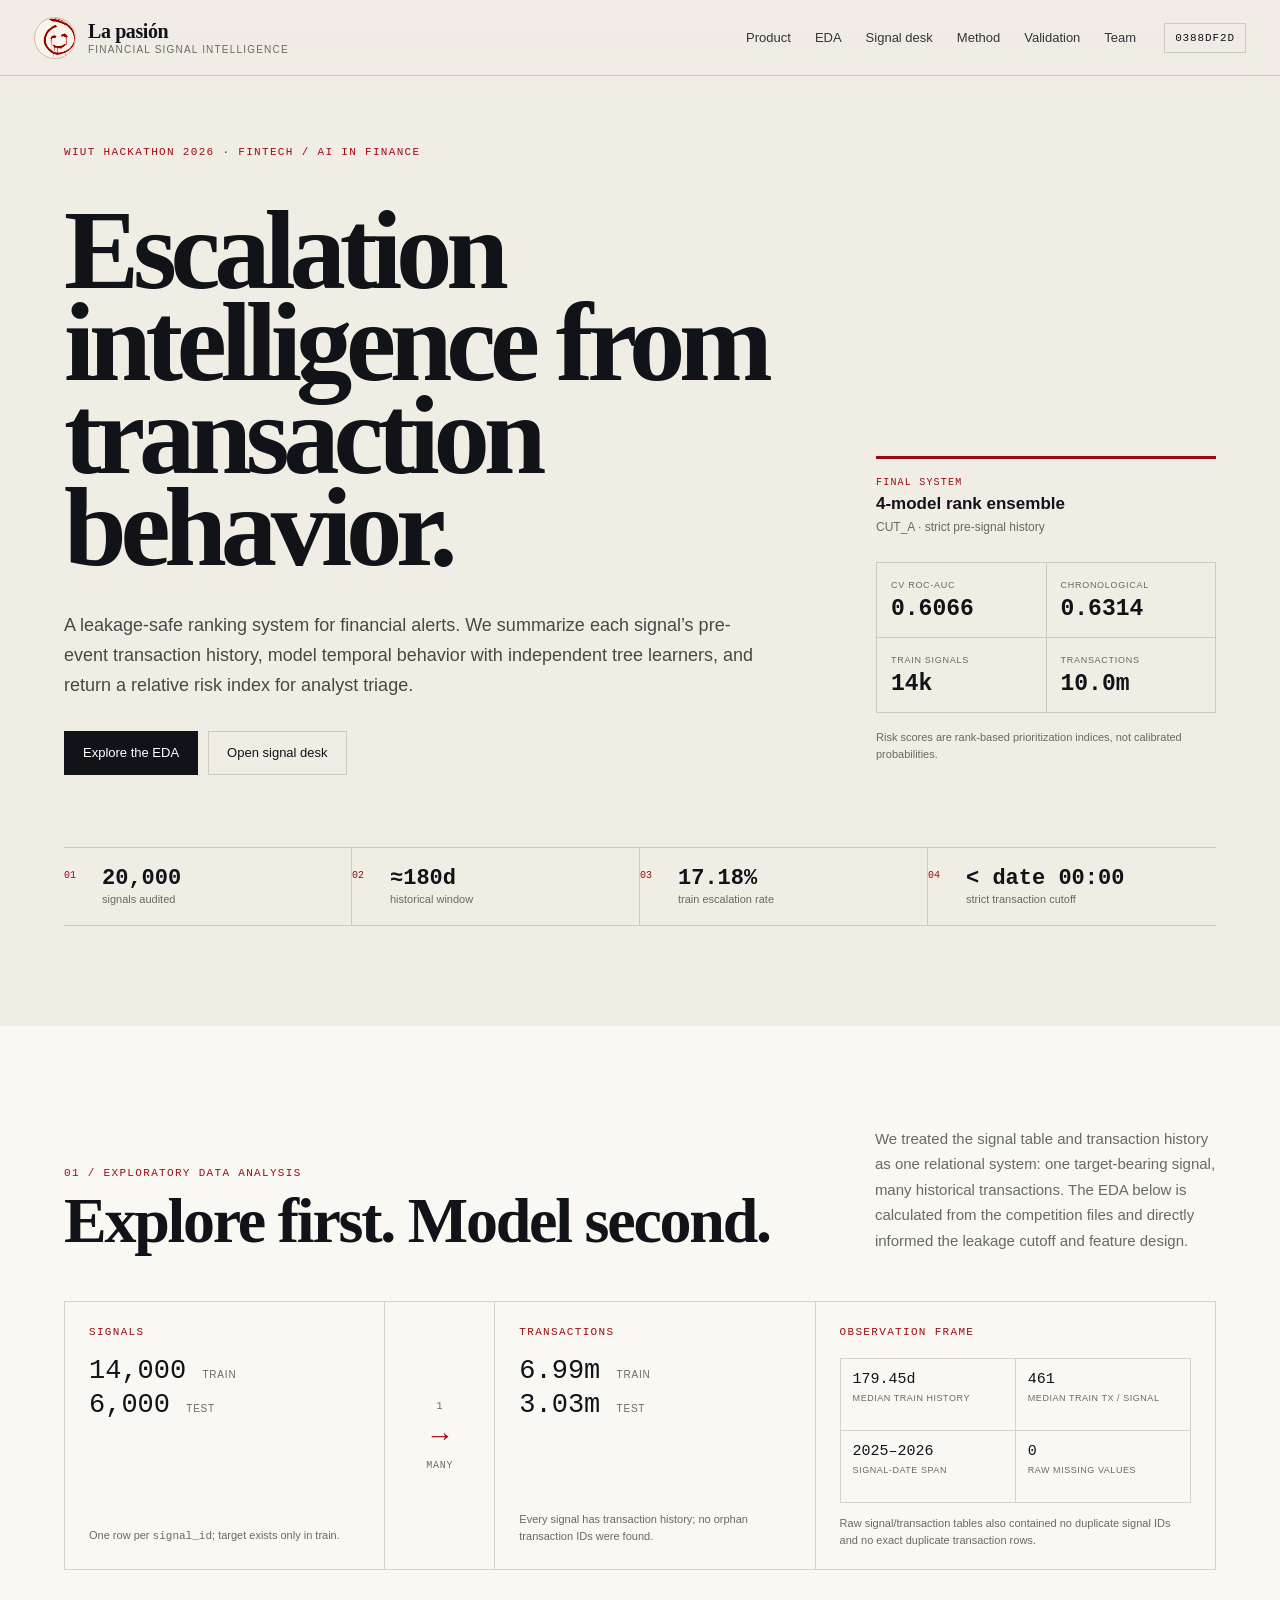
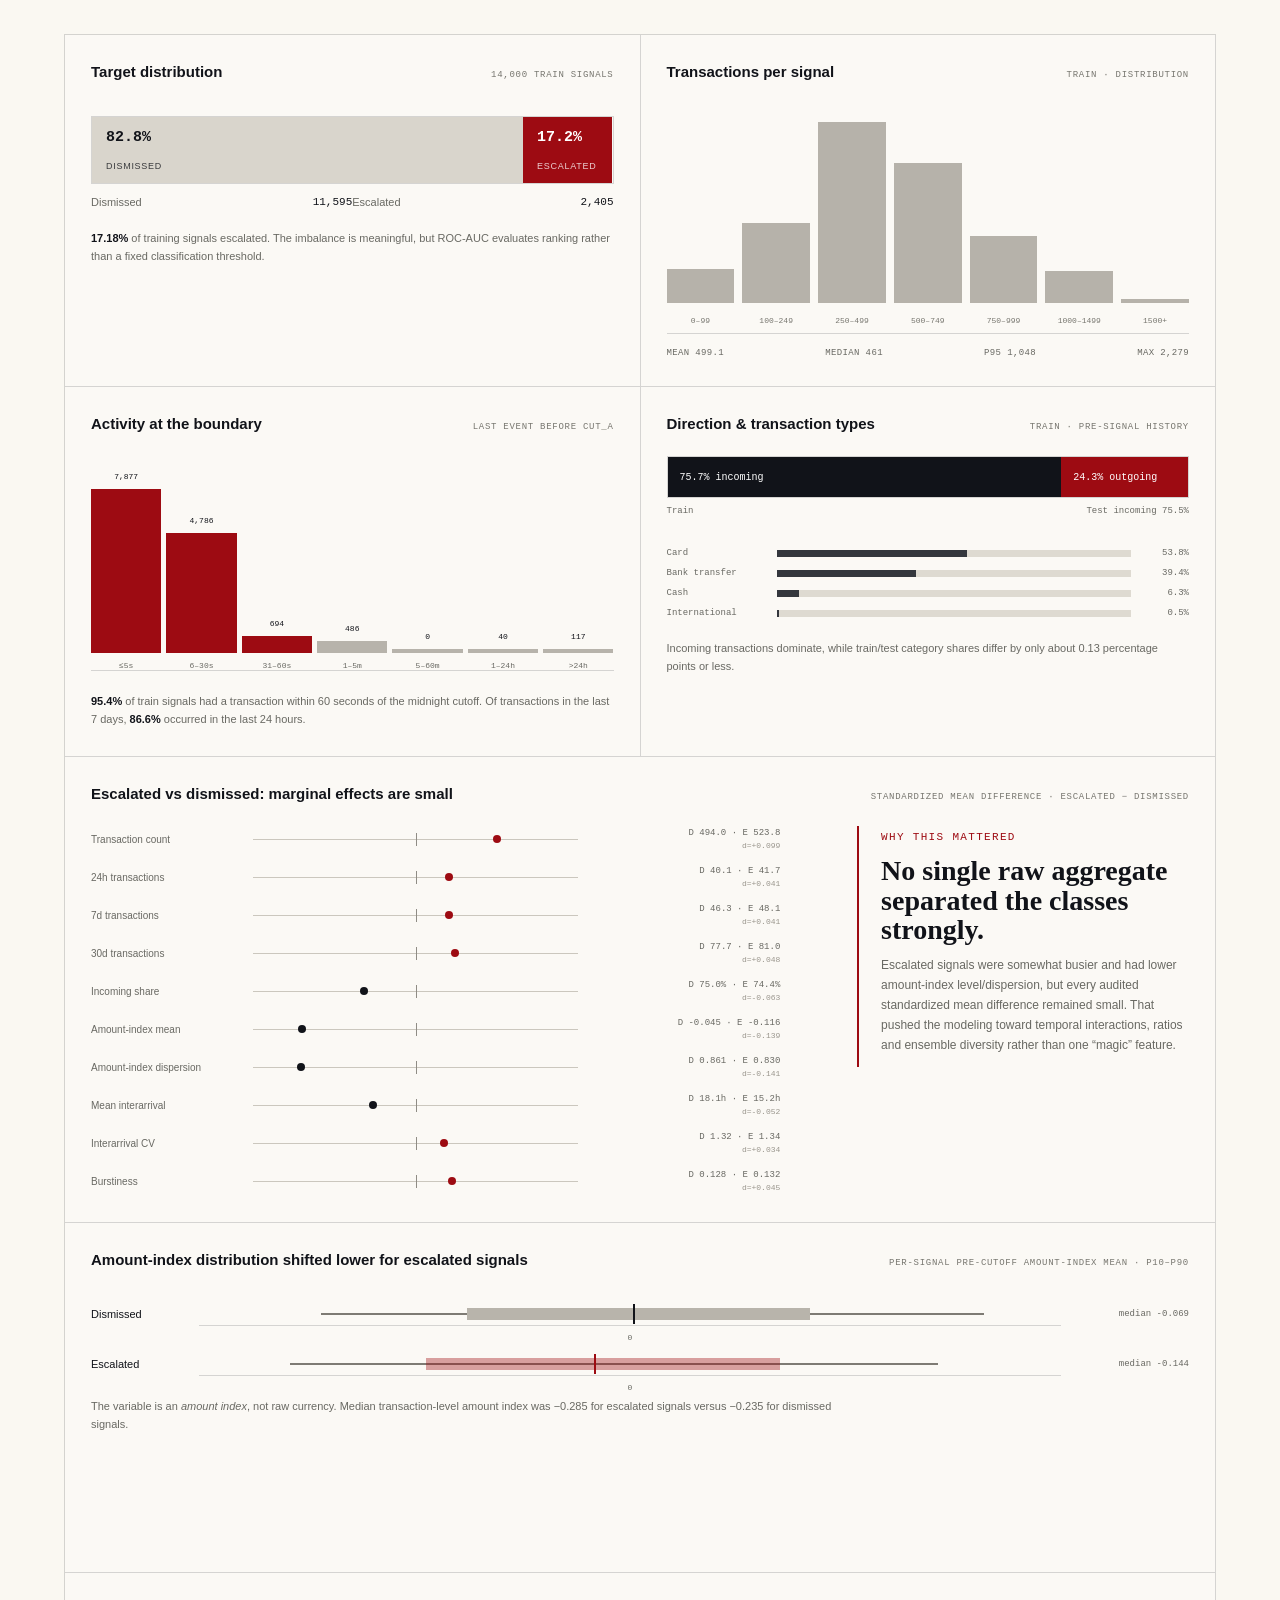
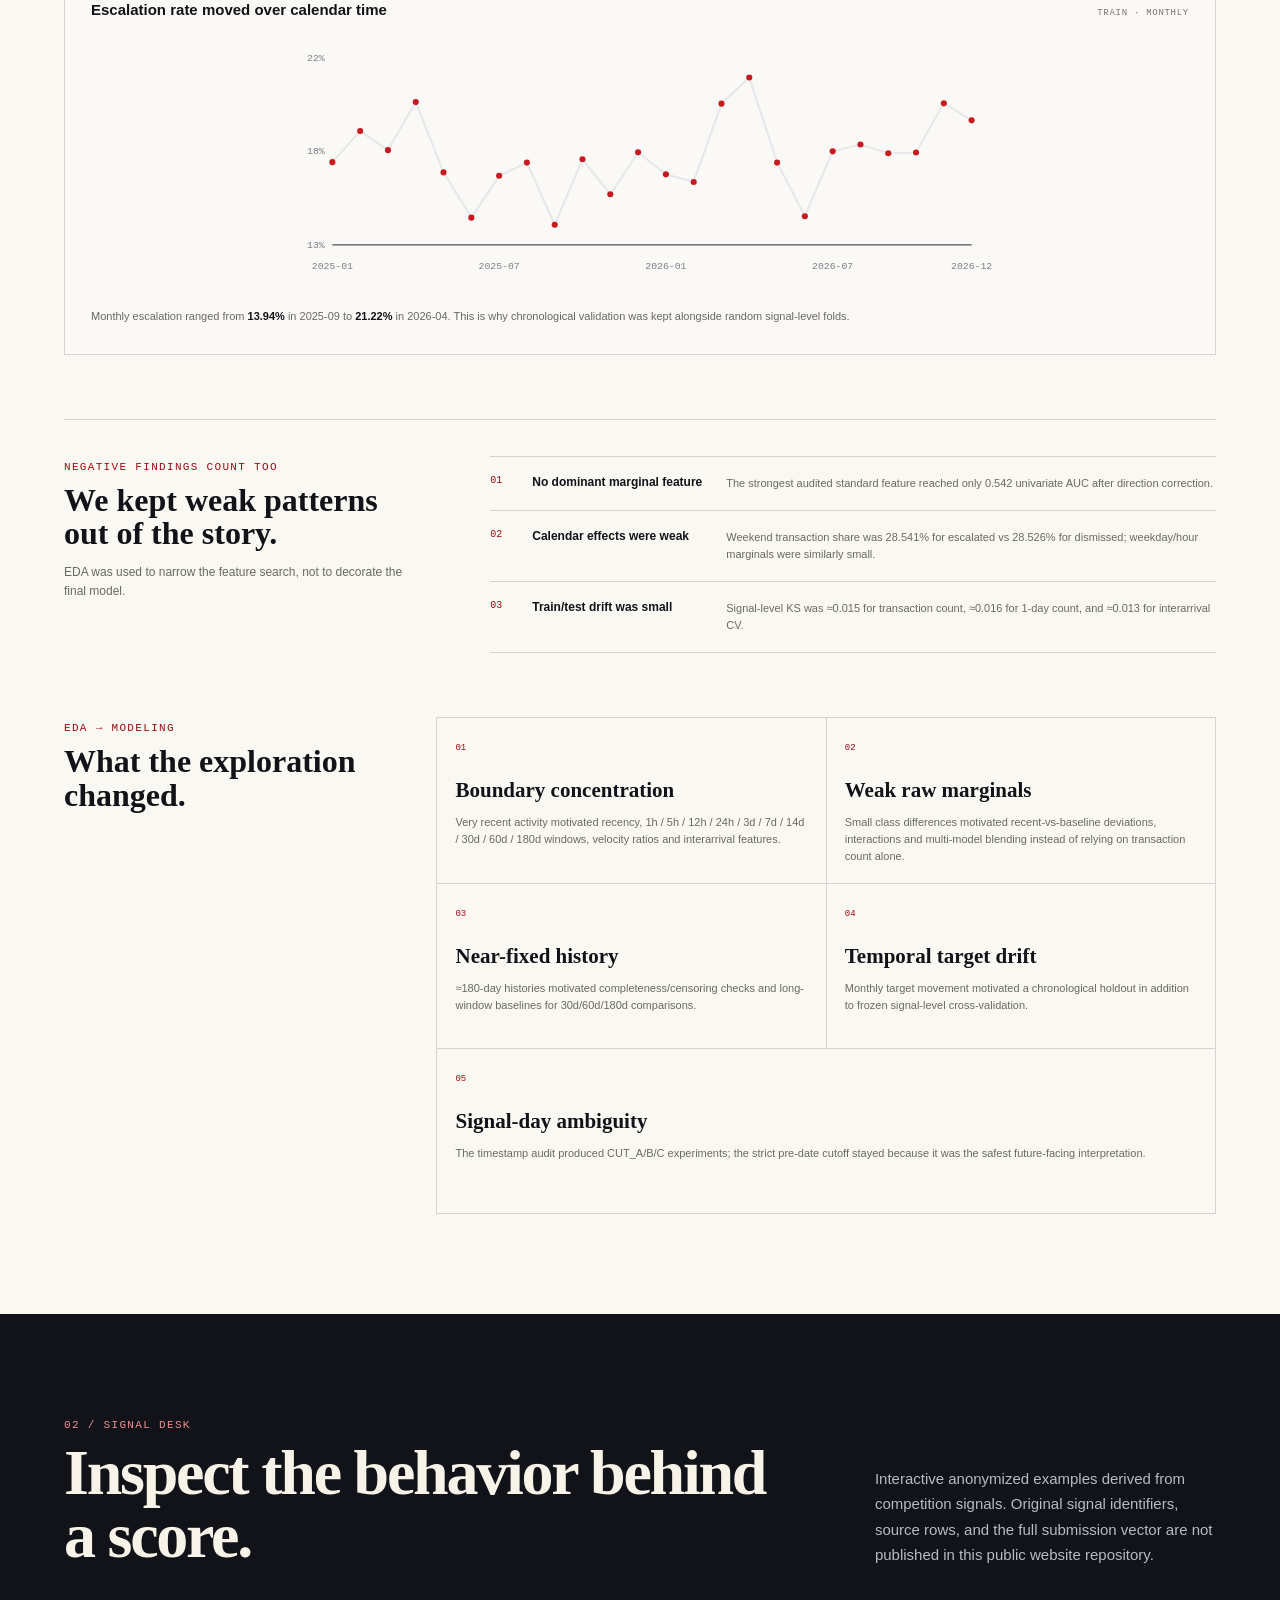
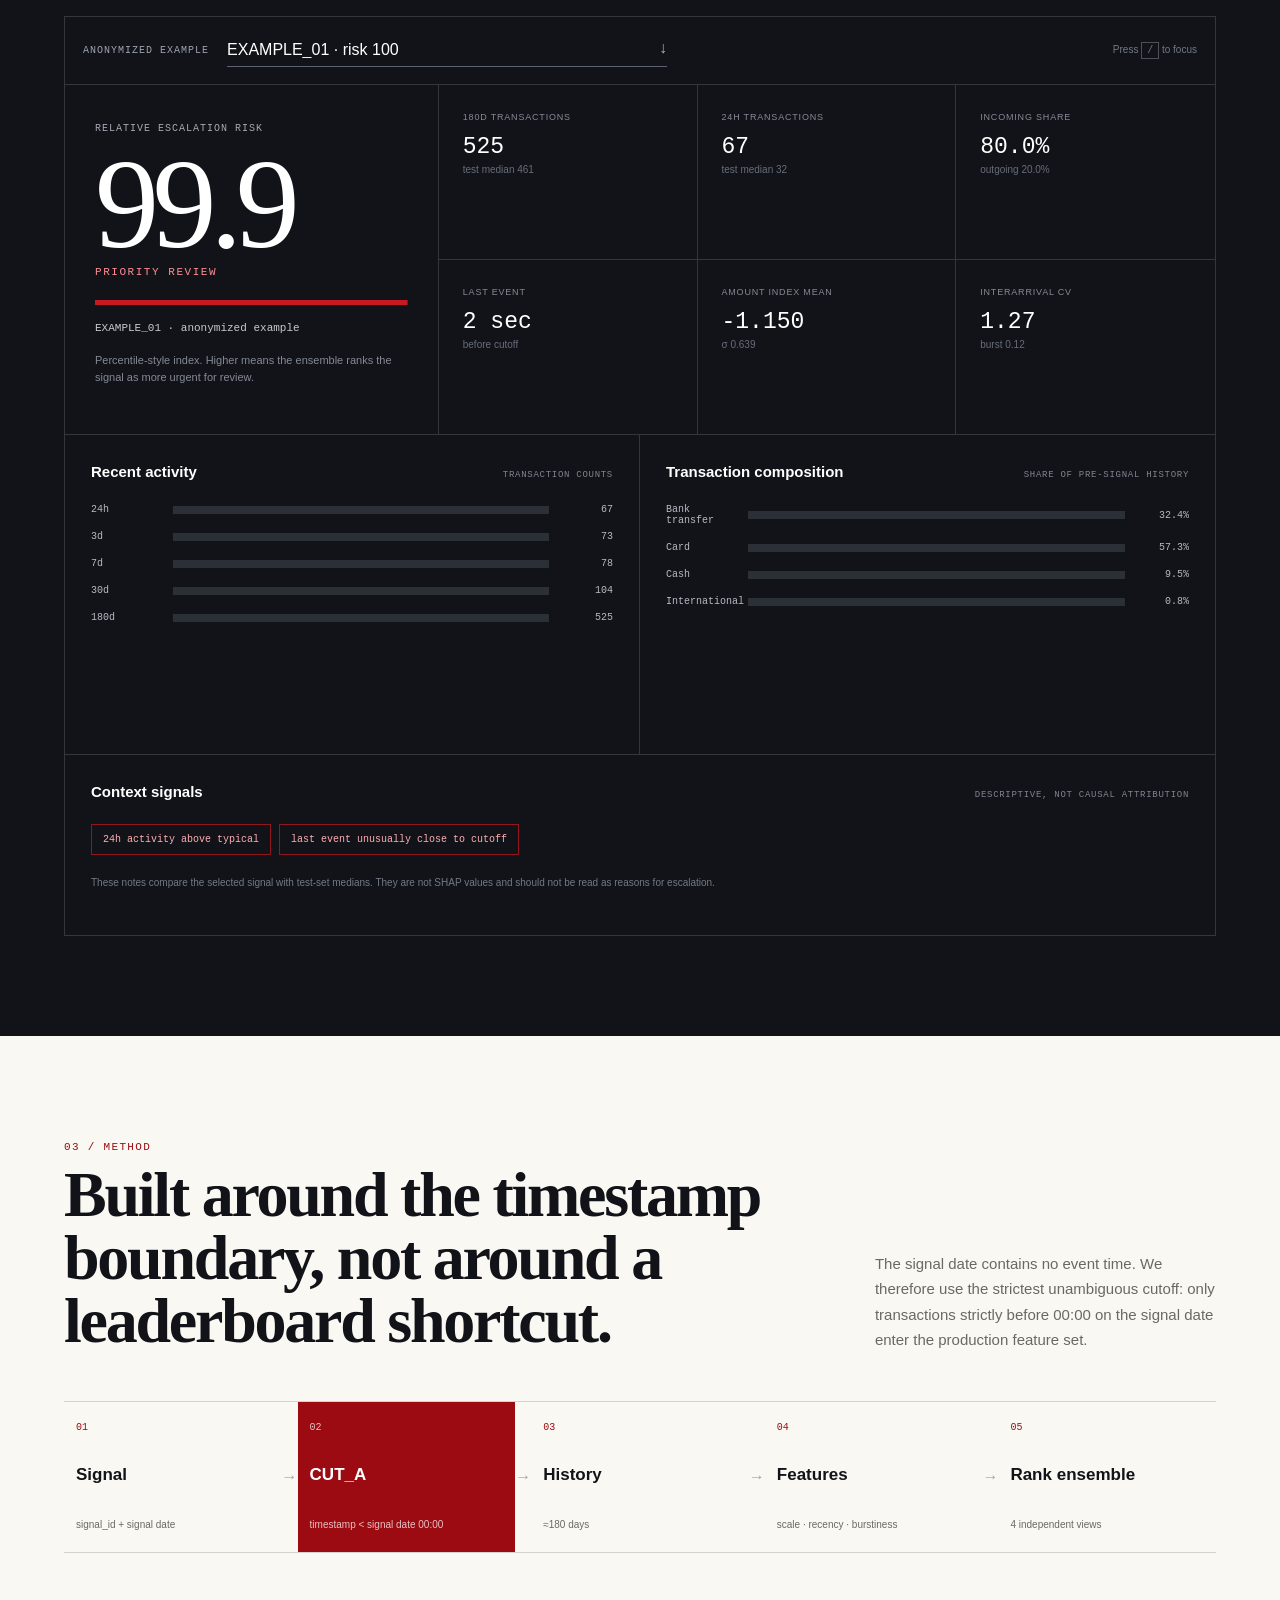
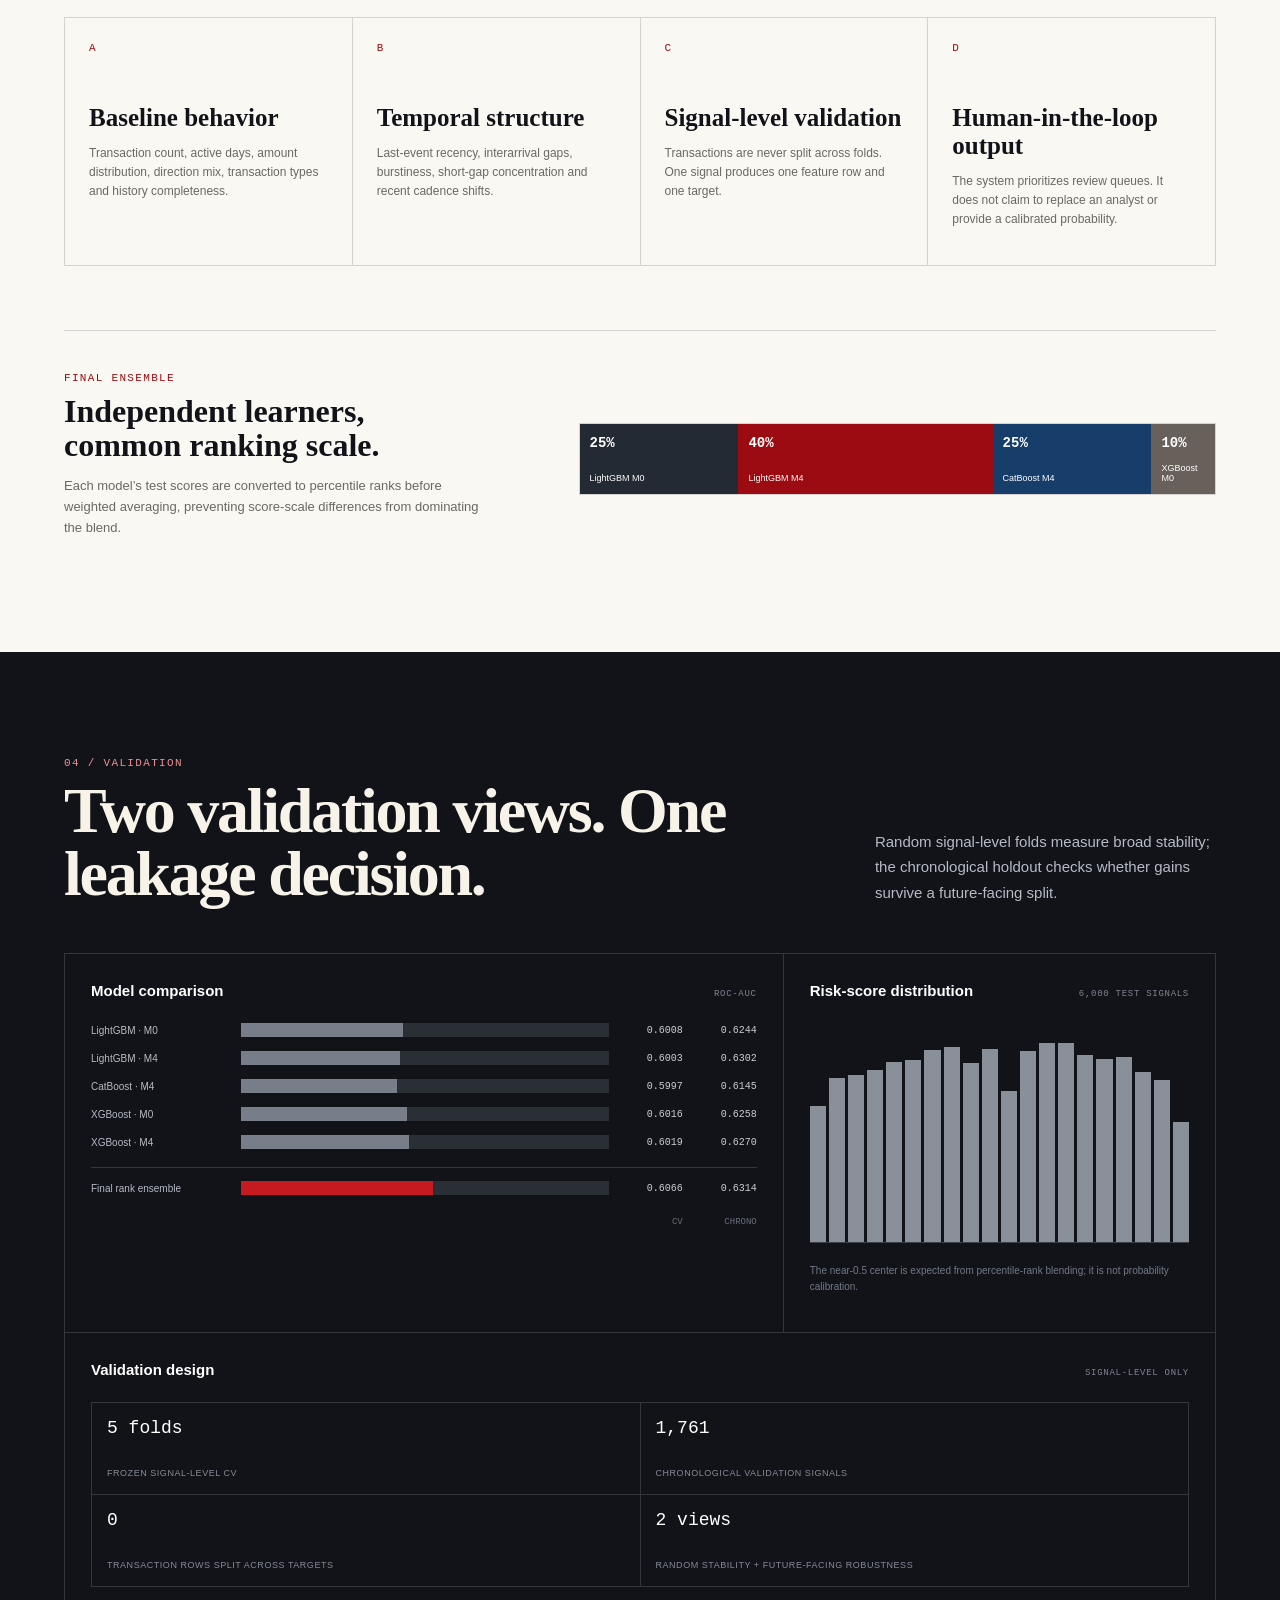
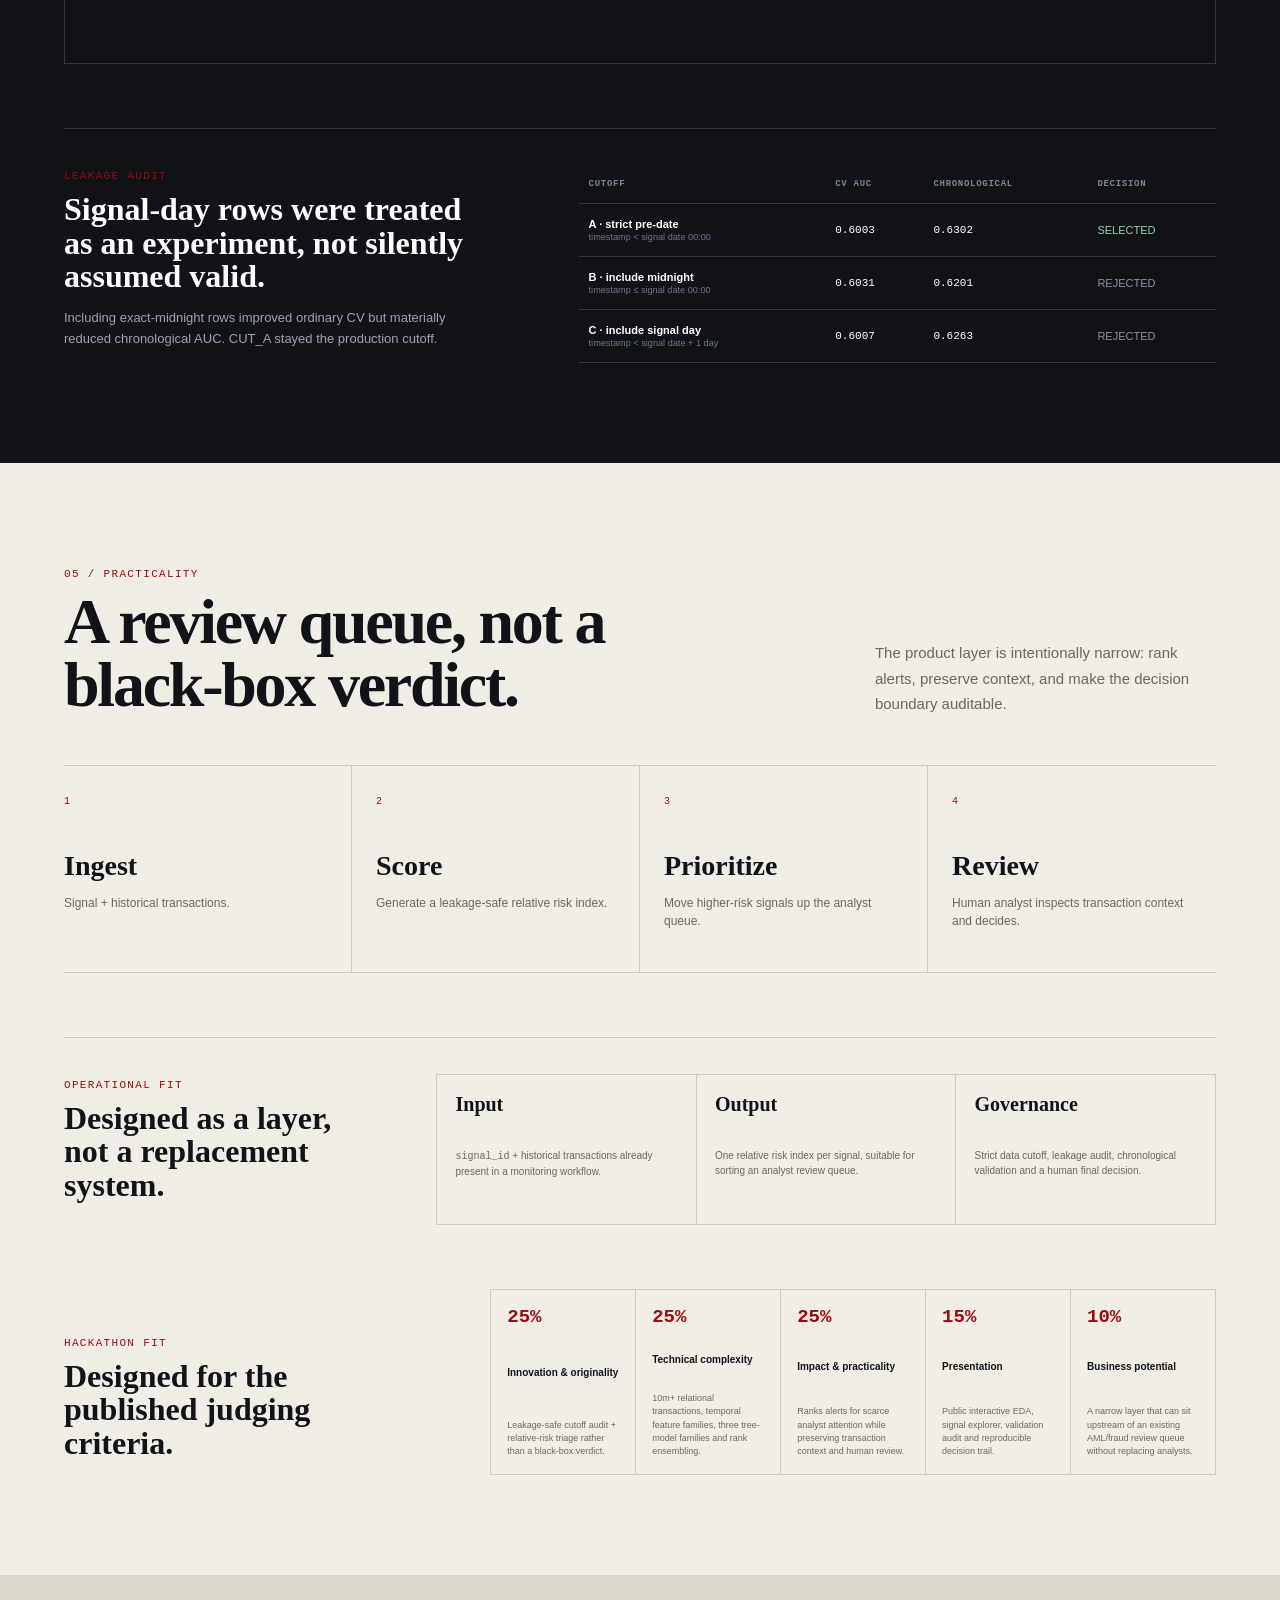
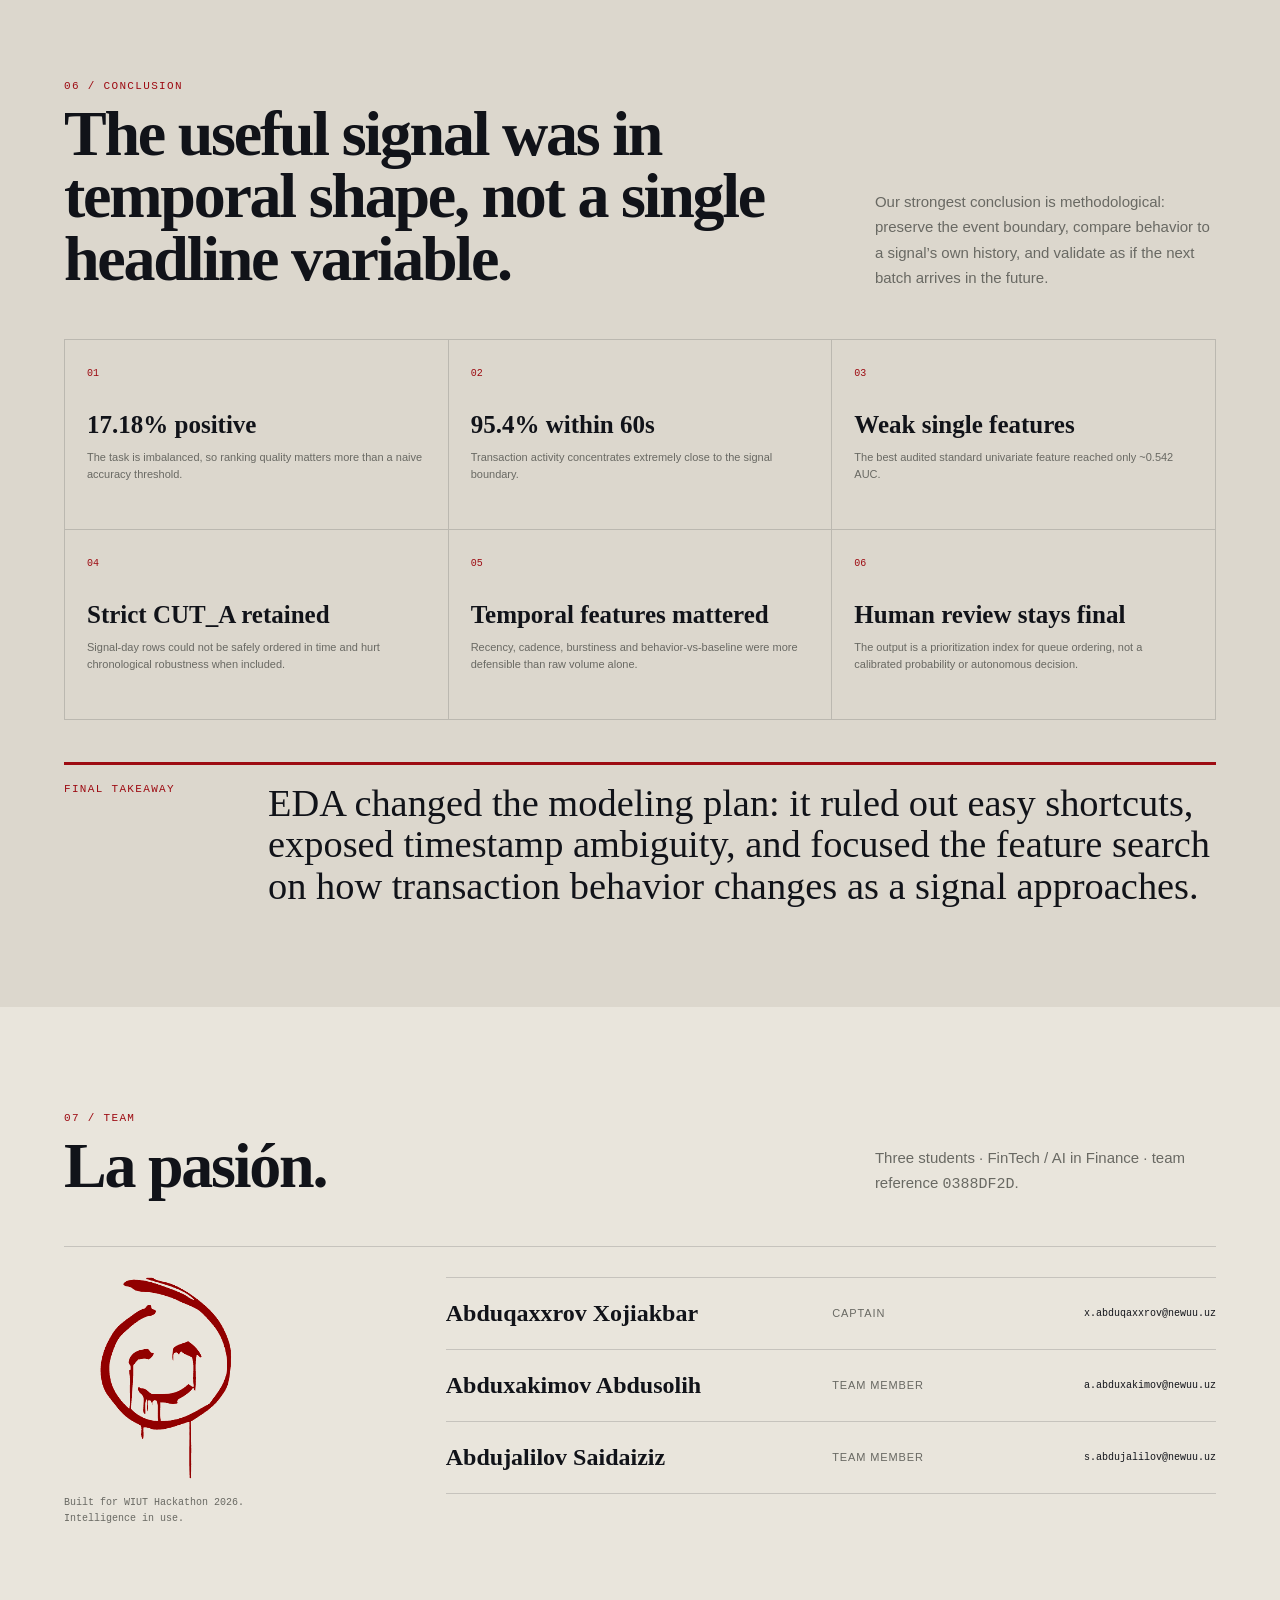
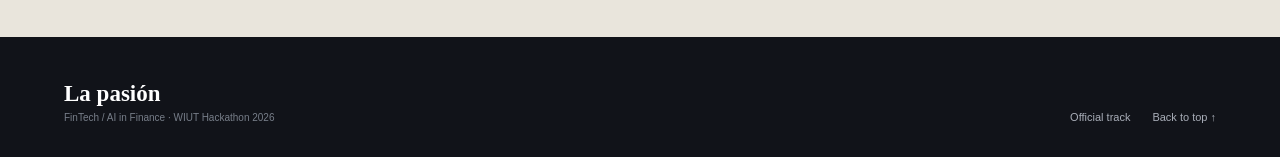
<file: index.html>
<!doctype html>
<html lang="en">
<head>
  <meta charset="utf-8" />
  <meta name="viewport" content="width=device-width, initial-scale=1" />
  <meta name="theme-color" content="#101319" />
  <meta name="description" content="La pasión — leakage-safe financial signal escalation intelligence for WIUT Hackathon 2026." />
  <title>La pasión — Signal Escalation Intelligence</title>
  <link rel="icon" href="assets/la-pasion-mark.png" />
  <link rel="stylesheet" href="styles.css" />
  <script defer src="assets/data.js"></script>
  <script defer src="app.js"></script>
</head>
<body>
  <a class="skip-link" href="#main">Skip to content</a>

  <header class="site-header" id="top">
    <div class="wordmark-wrap">
      <div class="logo-tile" aria-hidden="true">
        <img src="assets/la-pasion-mark.png" alt="" />
      </div>
      <div class="wordmark">
        <span class="wordmark-name">La pasión</span>
        <span class="wordmark-sub">Financial signal intelligence</span>
      </div>
    </div>

    <nav class="desktop-nav" aria-label="Primary navigation">
      <a href="#product">Product</a>
      <a href="#eda">EDA</a>
      <a href="#desk">Signal desk</a>
      <a href="#method">Method</a>
      <a href="#validation">Validation</a>
      <a href="#team">Team</a>
    </nav>

    <div class="ref-chip" aria-label="Team reference">0388DF2D</div>
    <button class="menu-button" type="button" aria-label="Open menu" aria-expanded="false">Menu</button>
  </header>

  <div class="mobile-menu" hidden>
    <a href="#product">Product</a>
    <a href="#eda">EDA</a>
    <a href="#desk">Signal desk</a>
    <a href="#method">Method</a>
    <a href="#validation">Validation</a>
    <a href="#team">Team</a>
  </div>

  <main id="main">
    <section class="hero" id="product">
      <div class="section-kicker">WIUT Hackathon 2026 · FinTech / AI in Finance</div>
      <div class="hero-grid">
        <div class="hero-copy">
          <h1>Escalation intelligence from transaction behavior.</h1>
          <p class="hero-lede">
            A leakage-safe ranking system for financial alerts. We summarize each signal’s
            pre-event transaction history, model temporal behavior with independent tree learners,
            and return a relative risk index for analyst triage.
          </p>
          <div class="hero-actions">
            <a class="button button-primary" href="#eda">Explore the EDA</a>
            <a class="button button-quiet" href="#desk">Open signal desk</a>
          </div>
        </div>

        <aside class="hero-aside" aria-label="Final model summary">
          <div class="model-stamp">
            <span class="stamp-label">Final system</span>
            <strong>4-model rank ensemble</strong>
            <span>CUT_A · strict pre-signal history</span>
          </div>
          <div class="hero-metric-grid">
            <div><span>CV ROC-AUC</span><strong>0.6066</strong></div>
            <div><span>Chronological</span><strong>0.6314</strong></div>
            <div><span>Train signals</span><strong>14k</strong></div>
            <div><span>Transactions</span><strong>10.0m</strong></div>
          </div>
          <p class="microcopy">Risk scores are rank-based prioritization indices, not calibrated probabilities.</p>
        </aside>
      </div>

      <div class="fact-strip" aria-label="Project facts">
        <div><span>01</span><strong>20,000</strong><small>signals audited</small></div>
        <div><span>02</span><strong>≈180d</strong><small>historical window</small></div>
        <div><span>03</span><strong>17.18%</strong><small>train escalation rate</small></div>
        <div><span>04</span><strong>&lt; date 00:00</strong><small>strict transaction cutoff</small></div>
      </div>
    </section>


    <section class="eda-section" id="eda">
      <div class="section-head">
        <div>
          <span class="section-index">01 / Exploratory data analysis</span>
          <h2>Explore first. Model second.</h2>
        </div>
        <p>
          We treated the signal table and transaction history as one relational system:
          one target-bearing signal, many historical transactions. The EDA below is calculated
          from the competition files and directly informed the leakage cutoff and feature design.
        </p>
      </div>

      <div class="dataset-map" aria-label="Dataset structure">
        <article class="dataset-node">
          <span class="mini-label">Signals</span>
          <strong>14,000 <small>train</small></strong>
          <strong>6,000 <small>test</small></strong>
          <p>One row per <span class="mono">signal_id</span>; target exists only in train.</p>
        </article>
        <div class="relation-mark" aria-hidden="true"><span>1</span><b>→</b><span>many</span></div>
        <article class="dataset-node">
          <span class="mini-label">Transactions</span>
          <strong>6.99m <small>train</small></strong>
          <strong>3.03m <small>test</small></strong>
          <p>Every signal has transaction history; no orphan transaction IDs were found.</p>
        </article>
        <article class="dataset-node dataset-node-wide">
          <span class="mini-label">Observation frame</span>
          <div class="dataset-mini-grid">
            <div><strong>179.45d</strong><span>median train history</span></div>
            <div><strong>461</strong><span>median train tx / signal</span></div>
            <div><strong>2025–2026</strong><span>signal-date span</span></div>
            <div><strong>0</strong><span>raw missing values</span></div>
          </div>
          <p class="dataset-footnote">Raw signal/transaction tables also contained no duplicate signal IDs and no exact duplicate transaction rows.</p>
        </article>
      </div>

      <div class="eda-grid">
        <article class="eda-card eda-card-target">
          <div class="panel-title-row">
            <h3>Target distribution</h3>
            <span>14,000 train signals</span>
          </div>
          <div id="target-distribution" class="target-distribution"></div>
          <p class="eda-caption"><strong>17.18%</strong> of training signals escalated. The imbalance is meaningful, but ROC-AUC evaluates ranking rather than a fixed classification threshold.</p>
        </article>

        <article class="eda-card">
          <div class="panel-title-row">
            <h3>Transactions per signal</h3>
            <span>train · distribution</span>
          </div>
          <div id="tx-count-hist" class="eda-histogram"></div>
          <div class="stat-line"><span>mean 499.1</span><span>median 461</span><span>p95 1,048</span><span>max 2,279</span></div>
        </article>

        <article class="eda-card">
          <div class="panel-title-row">
            <h3>Activity at the boundary</h3>
            <span>last event before CUT_A</span>
          </div>
          <div id="recency-hist" class="recency-hist"></div>
          <p class="eda-caption"><strong>95.4%</strong> of train signals had a transaction within 60 seconds of the midnight cutoff. Of transactions in the last 7 days, <strong>86.6%</strong> occurred in the last 24 hours.</p>
        </article>

        <article class="eda-card">
          <div class="panel-title-row">
            <h3>Direction & transaction types</h3>
            <span>train · pre-signal history</span>
          </div>
          <div id="direction-bar" class="direction-bar"></div>
          <div id="type-composition" class="type-composition"></div>
          <p class="eda-caption">Incoming transactions dominate, while train/test category shares differ by only about 0.13 percentage points or less.</p>
        </article>

        <article class="eda-card eda-card-wide">
          <div class="panel-title-row">
            <h3>Escalated vs dismissed: marginal effects are small</h3>
            <span>standardized mean difference · escalated − dismissed</span>
          </div>
          <div class="contrast-layout">
            <div id="contrast-plot" class="contrast-plot"></div>
            <div class="contrast-note">
              <span class="mini-label">Why this mattered</span>
              <strong>No single raw aggregate separated the classes strongly.</strong>
              <p>Escalated signals were somewhat busier and had lower amount-index level/dispersion, but every audited standardized mean difference remained small. That pushed the modeling toward temporal interactions, ratios and ensemble diversity rather than one “magic” feature.</p>
            </div>
          </div>
        </article>

        <article class="eda-card eda-card-wide">
          <div class="panel-title-row">
            <h3>Amount-index distribution shifted lower for escalated signals</h3>
            <span>per-signal pre-cutoff amount-index mean · p10–p90</span>
          </div>
          <div id="amount-range" class="amount-range"></div>
          <p class="eda-caption">The variable is an <em>amount index</em>, not raw currency. Median transaction-level amount index was −0.285 for escalated signals versus −0.235 for dismissed signals.</p>
        </article>

        <article class="eda-card eda-card-wide eda-time-card">
          <div class="panel-title-row">
            <h3>Escalation rate moved over calendar time</h3>
            <span>train · monthly</span>
          </div>
          <svg id="eda-monthly-chart" class="monthly-chart" viewBox="0 0 640 220" role="img" aria-label="Monthly escalation rate in training data"></svg>
          <p class="eda-caption">Monthly escalation ranged from <strong>13.94%</strong> in 2025-09 to <strong>21.22%</strong> in 2026-04. This is why chronological validation was kept alongside random signal-level folds.</p>
        </article>
      </div>

      <div class="eda-findings">
        <div class="finding-intro">
          <span class="mini-label">Negative findings count too</span>
          <h3>We kept weak patterns out of the story.</h3>
          <p>EDA was used to narrow the feature search, not to decorate the final model.</p>
        </div>
        <div id="negative-findings" class="finding-list"></div>
      </div>

      <div class="eda-to-model">
        <div class="eda-to-model-copy">
          <span class="mini-label">EDA → modeling</span>
          <h3>What the exploration changed.</h3>
        </div>
        <div class="eda-decision-grid">
          <article><span>01</span><strong>Boundary concentration</strong><p>Very recent activity motivated recency, 1h / 5h / 12h / 24h / 3d / 7d / 14d / 30d / 60d / 180d windows, velocity ratios and interarrival features.</p></article>
          <article><span>02</span><strong>Weak raw marginals</strong><p>Small class differences motivated recent-vs-baseline deviations, interactions and multi-model blending instead of relying on transaction count alone.</p></article>
          <article><span>03</span><strong>Near-fixed history</strong><p>≈180-day histories motivated completeness/censoring checks and long-window baselines for 30d/60d/180d comparisons.</p></article>
          <article><span>04</span><strong>Temporal target drift</strong><p>Monthly target movement motivated a chronological holdout in addition to frozen signal-level cross-validation.</p></article>
          <article><span>05</span><strong>Signal-day ambiguity</strong><p>The timestamp audit produced CUT_A/B/C experiments; the strict pre-date cutoff stayed because it was the safest future-facing interpretation.</p></article>
        </div>
      </div>
    </section>

    <section class="desk-section" id="desk">
      <div class="section-head light-on-dark">
        <div>
          <span class="section-index">02 / Signal desk</span>
          <h2>Inspect the behavior behind a score.</h2>
        </div>
        <p>
          Interactive anonymized examples derived from competition signals. Original signal identifiers, source rows, and the full submission
          vector are not published in this public website repository.
        </p>
      </div>

      <div class="desk-shell">
        <div class="desk-toolbar">
          <label for="signal-select">Anonymized example</label>
          <div class="select-wrap">
            <select id="signal-select" aria-label="Choose an anonymized example"></select>
          </div>
          <span class="kbd-hint">Press <kbd>/</kbd> to focus</span>
        </div>

        <div class="risk-layout">
          <div class="risk-score-block">
            <div class="risk-eyebrow">Relative escalation risk</div>
            <div class="risk-number" id="risk-number">—</div>
            <div class="risk-band" id="risk-band">—</div>
            <div class="risk-track" aria-hidden="true"><span id="risk-fill"></span></div>
            <p id="signal-date" class="risk-date">—</p>
            <p class="risk-note">Percentile-style index. Higher means the ensemble ranks the signal as more urgent for review.</p>
          </div>

          <div class="signal-kpis" id="signal-kpis"></div>
        </div>

        <div class="desk-grid">
          <article class="desk-panel">
            <div class="panel-title-row">
              <h3>Recent activity</h3>
              <span>transaction counts</span>
            </div>
            <div id="window-bars" class="window-bars"></div>
          </article>

          <article class="desk-panel">
            <div class="panel-title-row">
              <h3>Transaction composition</h3>
              <span>share of pre-signal history</span>
            </div>
            <div id="mix-bars" class="mix-bars"></div>
          </article>

          <article class="desk-panel desk-panel-wide">
            <div class="panel-title-row">
              <h3>Context signals</h3>
              <span>descriptive, not causal attribution</span>
            </div>
            <div class="context-tags" id="context-tags"></div>
            <p class="panel-footnote">These notes compare the selected signal with test-set medians. They are not SHAP values and should not be read as reasons for escalation.</p>
          </article>
        </div>
      </div>
    </section>

    <section class="method-section" id="method">
      <div class="section-head">
        <div>
          <span class="section-index">03 / Method</span>
          <h2>Built around the timestamp boundary, not around a leaderboard shortcut.</h2>
        </div>
        <p>
          The signal date contains no event time. We therefore use the strictest unambiguous cutoff:
          only transactions strictly before 00:00 on the signal date enter the production feature set.
        </p>
      </div>

      <div class="pipeline" aria-label="Model pipeline">
        <div class="pipe-node"><span>01</span><strong>Signal</strong><small>signal_id + signal date</small></div>
        <div class="pipe-arrow">→</div>
        <div class="pipe-node emphasis"><span>02</span><strong>CUT_A</strong><small>timestamp &lt; signal date 00:00</small></div>
        <div class="pipe-arrow">→</div>
        <div class="pipe-node"><span>03</span><strong>History</strong><small>≈180 days</small></div>
        <div class="pipe-arrow">→</div>
        <div class="pipe-node"><span>04</span><strong>Features</strong><small>scale · recency · burstiness</small></div>
        <div class="pipe-arrow">→</div>
        <div class="pipe-node"><span>05</span><strong>Rank ensemble</strong><small>4 independent views</small></div>
      </div>

      <div class="method-grid">
        <article>
          <div class="article-number">A</div>
          <h3>Baseline behavior</h3>
          <p>Transaction count, active days, amount distribution, direction mix, transaction types and history completeness.</p>
        </article>
        <article>
          <div class="article-number">B</div>
          <h3>Temporal structure</h3>
          <p>Last-event recency, interarrival gaps, burstiness, short-gap concentration and recent cadence shifts.</p>
        </article>
        <article>
          <div class="article-number">C</div>
          <h3>Signal-level validation</h3>
          <p>Transactions are never split across folds. One signal produces one feature row and one target.</p>
        </article>
        <article>
          <div class="article-number">D</div>
          <h3>Human-in-the-loop output</h3>
          <p>The system prioritizes review queues. It does not claim to replace an analyst or provide a calibrated probability.</p>
        </article>
      </div>

      <div class="ensemble-block">
        <div class="ensemble-copy">
          <span class="mini-label">Final ensemble</span>
          <h3>Independent learners, common ranking scale.</h3>
          <p>Each model’s test scores are converted to percentile ranks before weighted averaging, preventing score-scale differences from dominating the blend.</p>
        </div>
        <div class="ensemble-chart" id="ensemble-chart"></div>
      </div>
    </section>

    <section class="validation-section" id="validation">
      <div class="section-head light-on-dark">
        <div>
          <span class="section-index">04 / Validation</span>
          <h2>Two validation views. One leakage decision.</h2>
        </div>
        <p>Random signal-level folds measure broad stability; the chronological holdout checks whether gains survive a future-facing split.</p>
      </div>

      <div class="validation-grid">
        <article class="validation-card validation-card-large">
          <div class="panel-title-row">
            <h3>Model comparison</h3>
            <span>ROC-AUC</span>
          </div>
          <div id="validation-bars" class="validation-bars"></div>
        </article>

        <article class="validation-card">
          <div class="panel-title-row">
            <h3>Risk-score distribution</h3>
            <span>6,000 test signals</span>
          </div>
          <div id="score-hist" class="score-hist"></div>
          <p class="panel-footnote">The near-0.5 center is expected from percentile-rank blending; it is not probability calibration.</p>
        </article>

        <article class="validation-card validation-principles">
          <div class="panel-title-row">
            <h3>Validation design</h3>
            <span>signal-level only</span>
          </div>
          <div class="validation-principle-grid">
            <div><strong>5 folds</strong><span>frozen signal-level CV</span></div>
            <div><strong>1,761</strong><span>chronological validation signals</span></div>
            <div><strong>0</strong><span>transaction rows split across targets</span></div>
            <div><strong>2 views</strong><span>random stability + future-facing robustness</span></div>
          </div>
        </article>
      </div>

      <div class="cutoff-block">
        <div class="cutoff-copy">
          <span class="mini-label">Leakage audit</span>
          <h3>Signal-day rows were treated as an experiment, not silently assumed valid.</h3>
          <p>Including exact-midnight rows improved ordinary CV but materially reduced chronological AUC. CUT_A stayed the production cutoff.</p>
        </div>
        <div class="cutoff-table-wrap">
          <table class="cutoff-table">
            <thead><tr><th>Cutoff</th><th>CV AUC</th><th>Chronological</th><th>Decision</th></tr></thead>
            <tbody id="cutoff-body"></tbody>
          </table>
        </div>
      </div>
    </section>

    <section class="impact-section" id="impact">
      <div class="section-head">
        <div>
          <span class="section-index">05 / Practicality</span>
          <h2>A review queue, not a black-box verdict.</h2>
        </div>
        <p>The product layer is intentionally narrow: rank alerts, preserve context, and make the decision boundary auditable.</p>
      </div>

      <div class="impact-steps">
        <div><span>1</span><strong>Ingest</strong><p>Signal + historical transactions.</p></div>
        <div><span>2</span><strong>Score</strong><p>Generate a leakage-safe relative risk index.</p></div>
        <div><span>3</span><strong>Prioritize</strong><p>Move higher-risk signals up the analyst queue.</p></div>
        <div><span>4</span><strong>Review</strong><p>Human analyst inspects transaction context and decides.</p></div>
      </div>

      <div class="operational-fit">
        <div>
          <span class="mini-label">Operational fit</span>
          <h3>Designed as a layer, not a replacement system.</h3>
        </div>
        <div class="operational-grid">
          <article><strong>Input</strong><p><span class="mono">signal_id</span> + historical transactions already present in a monitoring workflow.</p></article>
          <article><strong>Output</strong><p>One relative risk index per signal, suitable for sorting an analyst review queue.</p></article>
          <article><strong>Governance</strong><p>Strict data cutoff, leakage audit, chronological validation and a human final decision.</p></article>
        </div>
      </div>

      <div class="criteria-band">
        <div class="criteria-intro">
          <span class="mini-label">Hackathon fit</span>
          <h3>Designed for the published judging criteria.</h3>
        </div>
        <div class="criteria-list criteria-list-rich">
          <div><strong>25%</strong><span>Innovation & originality</span><small>Leakage-safe cutoff audit + relative-risk triage rather than a black-box verdict.</small></div>
          <div><strong>25%</strong><span>Technical complexity</span><small>10m+ relational transactions, temporal feature families, three tree-model families and rank ensembling.</small></div>
          <div><strong>25%</strong><span>Impact & practicality</span><small>Ranks alerts for scarce analyst attention while preserving transaction context and human review.</small></div>
          <div><strong>15%</strong><span>Presentation</span><small>Public interactive EDA, signal explorer, validation audit and reproducible decision trail.</small></div>
          <div><strong>10%</strong><span>Business potential</span><small>A narrow layer that can sit upstream of an existing AML/fraud review queue without replacing analysts.</small></div>
        </div>
      </div>
    </section>


    <section class="conclusion-section" id="conclusion">
      <div class="section-head">
        <div>
          <span class="section-index">06 / Conclusion</span>
          <h2>The useful signal was in temporal shape, not a single headline variable.</h2>
        </div>
        <p>
          Our strongest conclusion is methodological: preserve the event boundary, compare behavior
          to a signal’s own history, and validate as if the next batch arrives in the future.
        </p>
      </div>

      <div class="conclusion-grid">
        <article><span>01</span><strong>17.18% positive</strong><p>The task is imbalanced, so ranking quality matters more than a naive accuracy threshold.</p></article>
        <article><span>02</span><strong>95.4% within 60s</strong><p>Transaction activity concentrates extremely close to the signal boundary.</p></article>
        <article><span>03</span><strong>Weak single features</strong><p>The best audited standard univariate feature reached only ~0.542 AUC.</p></article>
        <article><span>04</span><strong>Strict CUT_A retained</strong><p>Signal-day rows could not be safely ordered in time and hurt chronological robustness when included.</p></article>
        <article><span>05</span><strong>Temporal features mattered</strong><p>Recency, cadence, burstiness and behavior-vs-baseline were more defensible than raw volume alone.</p></article>
        <article><span>06</span><strong>Human review stays final</strong><p>The output is a prioritization index for queue ordering, not a calibrated probability or autonomous decision.</p></article>
      </div>

      <div class="final-takeaway">
        <span class="mini-label">Final takeaway</span>
        <p>EDA changed the modeling plan: it ruled out easy shortcuts, exposed timestamp ambiguity, and focused the feature search on how transaction behavior changes as a signal approaches.</p>
      </div>
    </section>

    <section class="team-section" id="team">
      <div class="section-head">
        <div>
          <span class="section-index">07 / Team</span>
          <h2>La pasión.</h2>
        </div>
        <p>Three students · FinTech / AI in Finance · team reference <span class="mono">0388DF2D</span>.</p>
      </div>

      <div class="team-layout">
        <div class="team-mark-panel">
          <img src="assets/la-pasion-mark.png" alt="La pasión team mark" />
          <p>Built for WIUT Hackathon 2026.<br />Intelligence in use.</p>
        </div>
        <div class="team-list" id="team-list"></div>
      </div>
    </section>
  </main>

  <footer class="site-footer">
    <div>
      <strong>La pasión</strong>
      <span>FinTech / AI in Finance · WIUT Hackathon 2026</span>
    </div>
    <div class="footer-links">
      <a href="https://hackathon.wiut.uz/tracks/fintech/" target="_blank" rel="noreferrer">Official track</a>
      <a href="#top">Back to top ↑</a>
    </div>
  </footer>

  <div class="scroll-progress" aria-hidden="true"><span id="scroll-progress"></span></div>
</body>
</html>
</file>
<file: styles.css>
:root {
  --ink: #111319;
  --ink-2: #181c24;
  --paper: #f0ede5;
  --paper-2: #faf8f2;
  --red: #9d0b12;
  --red-bright: #c71920;
  --blue: #173d6b;
  --muted: #696963;
  --muted-dark: #a9adb7;
  --line: rgba(17, 19, 25, 0.16);
  --line-dark: rgba(255, 255, 255, 0.15);
  --good: #4a8c67;
  --warn: #c69a49;
  --sans: Inter, ui-sans-serif, -apple-system, BlinkMacSystemFont, "Segoe UI", Helvetica, Arial, sans-serif;
  --mono: "SFMono-Regular", Consolas, "Liberation Mono", monospace;
  --serif: Iowan Old Style, Baskerville, "Times New Roman", serif;
}

* { box-sizing: border-box; }
html { scroll-behavior: smooth; }
body {
  margin: 0;
  color: var(--ink);
  background: var(--paper);
  font-family: var(--sans);
  -webkit-font-smoothing: antialiased;
}
::selection { background: var(--red); color: white; }
a { color: inherit; }
button, select { font: inherit; }

.skip-link {
  position: fixed;
  left: 12px;
  top: -60px;
  background: white;
  color: black;
  padding: 10px 14px;
  z-index: 999;
}
.skip-link:focus { top: 12px; }

.site-header {
  position: sticky;
  top: 0;
  z-index: 80;
  min-height: 76px;
  display: grid;
  grid-template-columns: minmax(230px, 1fr) auto auto;
  align-items: center;
  gap: 28px;
  padding: 12px 34px;
  border-bottom: 1px solid var(--line);
  background: rgba(240, 237, 229, 0.95);
  backdrop-filter: blur(12px);
}
.wordmark-wrap { display: flex; align-items: center; gap: 12px; min-width: 0; }
.logo-tile {
  width: 42px; height: 42px; overflow: hidden; background: #f8f5ed;
  border: 1px solid rgba(157,11,18,.28); border-radius: 50%; display: grid; place-items: center;
}
.logo-tile img { width: 49px; height: 49px; object-fit: cover; mix-blend-mode: multiply; filter: contrast(1.18) saturate(1.1); }
.wordmark { display: flex; flex-direction: column; gap: 1px; }
.wordmark-name { font-family: var(--serif); font-size: 20px; font-weight: 700; letter-spacing: -.02em; }
.wordmark-sub { font-size: 10px; text-transform: uppercase; letter-spacing: .12em; color: var(--muted); }
.desktop-nav { display: flex; gap: 24px; }
.desktop-nav a { text-decoration: none; font-size: 13px; color: #31343a; position: relative; }
.desktop-nav a::after { content: ""; height: 1px; position: absolute; left: 0; right: 100%; bottom: -6px; background: var(--red); transition: right .18s ease; }
.desktop-nav a:hover::after { right: 0; }
.ref-chip { font-family: var(--mono); font-size: 11px; border: 1px solid var(--line); padding: 8px 10px; letter-spacing: .08em; }
.menu-button { display: none; background: none; border: 0; text-transform: uppercase; letter-spacing: .12em; font-size: 11px; }
.mobile-menu { position: fixed; top: 76px; z-index: 79; left: 0; right: 0; background: var(--paper-2); padding: 18px 26px; border-bottom: 1px solid var(--line); }
.mobile-menu a { display: block; padding: 12px 0; text-decoration: none; border-bottom: 1px solid var(--line); }

main section { padding: 100px 5vw; }
.section-kicker, .section-index, .mini-label {
  font-family: var(--mono); text-transform: uppercase; letter-spacing: .12em; font-size: 11px; color: var(--red);
}
.section-head { display: grid; grid-template-columns: minmax(0, 1.35fr) minmax(280px, .65fr); gap: 8vw; align-items: end; margin-bottom: 48px; }
.section-head h2 { margin: 10px 0 0; max-width: 820px; font-family: var(--serif); font-size: clamp(36px, 5vw, 68px); line-height: .98; letter-spacing: -.035em; font-weight: 600; }
.section-head > p { margin: 0; color: var(--muted); font-size: 15px; line-height: 1.7; max-width: 560px; }
.light-on-dark h2 { color: #f7f3e9; }
.light-on-dark > p { color: #b7bbc4; }
.light-on-dark .section-index { color: #ee8f94; }

.hero { min-height: calc(100vh - 76px); display: flex; flex-direction: column; justify-content: center; padding-top: 70px; }
.hero-grid { display: grid; grid-template-columns: minmax(0, 1.5fr) minmax(340px, .6fr); gap: 8vw; align-items: end; margin-top: 46px; }
.hero h1 { font-family: var(--serif); font-size: clamp(58px, 8.8vw, 132px); line-height: .82; letter-spacing: -.055em; font-weight: 600; margin: 0; max-width: 1160px; }
.hero-lede { margin: 38px 0 0; font-size: 18px; line-height: 1.65; max-width: 760px; color: #484944; }
.hero-actions { display: flex; gap: 10px; margin-top: 30px; }
.button { display: inline-flex; align-items: center; justify-content: center; min-height: 44px; padding: 0 18px; text-decoration: none; font-size: 13px; border: 1px solid var(--ink); transition: transform .15s ease, background .15s ease, color .15s ease; }
.button:hover { transform: translateY(-2px); }
.button-primary { background: var(--ink); color: white; }
.button-quiet { border-color: var(--line); }
.hero-aside { border-top: 3px solid var(--red); padding-top: 18px; }
.model-stamp { display: grid; gap: 6px; }
.model-stamp .stamp-label { font-family: var(--mono); font-size: 10px; text-transform: uppercase; letter-spacing: .12em; color: var(--red); }
.model-stamp strong { font-size: 17px; }
.model-stamp span:last-child { font-size: 12px; color: var(--muted); }
.hero-metric-grid { display: grid; grid-template-columns: 1fr 1fr; margin-top: 28px; border-top: 1px solid var(--line); border-left: 1px solid var(--line); }
.hero-metric-grid div { padding: 17px 14px 15px; border-right: 1px solid var(--line); border-bottom: 1px solid var(--line); display: flex; flex-direction: column; gap: 6px; }
.hero-metric-grid span { text-transform: uppercase; letter-spacing: .08em; font-size: 9px; color: var(--muted); }
.hero-metric-grid strong { font-family: var(--mono); font-size: 23px; font-weight: 600; }
.microcopy { font-size: 11px; line-height: 1.55; color: var(--muted); margin-top: 16px; }
.fact-strip { margin-top: 72px; border-top: 1px solid var(--line); border-bottom: 1px solid var(--line); display: grid; grid-template-columns: repeat(4, 1fr); }
.fact-strip > div { padding: 18px 18px 20px 0; display: grid; grid-template-columns: 28px 1fr; gap: 2px 10px; border-right: 1px solid var(--line); }
.fact-strip > div:last-child { border-right: 0; }
.fact-strip span { grid-row: 1 / 3; font-family: var(--mono); font-size: 10px; color: var(--red); padding-top: 4px; }
.fact-strip strong { font-family: var(--mono); font-size: 22px; }
.fact-strip small { color: var(--muted); font-size: 11px; }

.desk-section, .validation-section { background: var(--ink); color: white; }
.desk-shell { border: 1px solid var(--line-dark); }
.desk-toolbar { min-height: 68px; display: flex; align-items: center; gap: 18px; padding: 12px 18px; border-bottom: 1px solid var(--line-dark); }
.desk-toolbar label { font-family: var(--mono); text-transform: uppercase; letter-spacing: .1em; font-size: 10px; color: #9ea3ae; }
.select-wrap { position: relative; flex: 1; max-width: 440px; }
.select-wrap select { width: 100%; appearance: none; border: 0; border-bottom: 1px solid #5b616d; background: transparent; color: white; padding: 8px 28px 8px 0; outline: 0; }
.select-wrap::after { content: "↓"; position: absolute; right: 0; top: 6px; color: #aab0ba; pointer-events: none; }
.select-wrap option { background: var(--ink); color: white; }
.kbd-hint { margin-left: auto; color: #727986; font-size: 10px; }
kbd { font-family: var(--mono); border: 1px solid #4b505a; padding: 2px 5px; }
.risk-layout { display: grid; grid-template-columns: .65fr 1.35fr; border-bottom: 1px solid var(--line-dark); }
.risk-score-block { padding: 38px 30px; border-right: 1px solid var(--line-dark); }
.risk-eyebrow { font-family: var(--mono); text-transform: uppercase; letter-spacing: .1em; color: #a4a9b3; font-size: 10px; }
.risk-number { font-family: var(--serif); font-size: clamp(78px, 10vw, 144px); line-height: .85; letter-spacing: -.05em; margin: 16px 0 8px; }
.risk-band { color: #ff8d91; font-family: var(--mono); text-transform: uppercase; letter-spacing: .14em; font-size: 11px; }
.risk-track { margin-top: 22px; width: 100%; height: 5px; background: #30343b; overflow: hidden; }
.risk-track span { display: block; height: 100%; width: 0; background: var(--red-bright); transition: width .35s ease; }
.risk-date { margin: 17px 0 0; font-family: var(--mono); font-size: 11px; color: #c6cad1; }
.risk-note { color: #848a95; font-size: 11px; line-height: 1.5; margin-top: 18px; max-width: 420px; }
.signal-kpis { display: grid; grid-template-columns: repeat(3, 1fr); }
.signal-kpis > div { padding: 27px 24px; border-right: 1px solid var(--line-dark); border-bottom: 1px solid var(--line-dark); min-height: 126px; }
.signal-kpis > div:nth-child(3n) { border-right: 0; }
.signal-kpis > div:nth-last-child(-n+3) { border-bottom: 0; }
.signal-kpis span { display: block; color: #858b96; text-transform: uppercase; letter-spacing: .09em; font-size: 9px; }
.signal-kpis strong { display: block; font-family: var(--mono); font-size: 23px; margin-top: 12px; font-weight: 500; }
.signal-kpis small { display: block; color: #676e7a; margin-top: 4px; font-size: 10px; }
.desk-grid { display: grid; grid-template-columns: 1fr 1fr; }
.desk-panel { padding: 28px 26px; min-height: 320px; border-right: 1px solid var(--line-dark); border-bottom: 1px solid var(--line-dark); }
.desk-panel:nth-child(2) { border-right: 0; }
.desk-panel-wide { grid-column: 1 / -1; border-bottom: 0; border-right: 0; min-height: 180px; }
.panel-title-row { display: flex; align-items: baseline; justify-content: space-between; gap: 18px; margin-bottom: 24px; }
.panel-title-row h3 { margin: 0; font-size: 15px; font-weight: 600; }
.panel-title-row span { font-family: var(--mono); font-size: 9px; color: #7f8590; text-transform: uppercase; letter-spacing: .08em; }
.window-bars, .mix-bars { display: grid; gap: 16px; }
.bar-row { display: grid; grid-template-columns: 70px 1fr 52px; gap: 12px; align-items: center; }
.bar-label, .bar-value { font-family: var(--mono); font-size: 10px; color: #b6bac3; }
.bar-value { text-align: right; }
.bar-track { height: 8px; background: #2b2f36; position: relative; overflow: hidden; }
.bar-fill { height: 100%; background: #c3c8d0; min-width: 1px; }
.mix-bars .bar-fill { background: var(--red-bright); }
.context-tags { display: flex; gap: 8px; flex-wrap: wrap; }
.context-tag { border: 1px solid #3c424d; padding: 9px 11px; font-family: var(--mono); font-size: 10px; color: #ccd0d7; }
.context-tag.attn { border-color: rgba(199,25,32,.7); color: #ffafb2; }
.panel-footnote { color: #727986; font-size: 10px; line-height: 1.55; margin-top: 20px; }

.method-section { background: var(--paper-2); }
.pipeline { display: grid; grid-template-columns: 1fr auto 1fr auto 1fr auto 1fr auto 1fr; align-items: stretch; border-top: 1px solid var(--line); border-bottom: 1px solid var(--line); }
.pipe-node { min-height: 150px; padding: 20px 12px; display: flex; flex-direction: column; justify-content: space-between; }
.pipe-node span { font-family: var(--mono); color: var(--red); font-size: 10px; }
.pipe-node strong { font-size: 17px; }
.pipe-node small { font-size: 10px; line-height: 1.4; color: var(--muted); }
.pipe-node.emphasis { background: var(--red); color: white; }
.pipe-node.emphasis span, .pipe-node.emphasis small { color: rgba(255,255,255,.75); }
.pipe-arrow { display: grid; place-items: center; color: #a5a59f; }
.method-grid { display: grid; grid-template-columns: repeat(4, 1fr); margin-top: 64px; border-top: 1px solid var(--line); border-left: 1px solid var(--line); }
.method-grid article { padding: 24px; min-height: 230px; border-right: 1px solid var(--line); border-bottom: 1px solid var(--line); }
.article-number { font-family: var(--mono); color: var(--red); font-size: 11px; }
.method-grid h3 { margin: 50px 0 10px; font-family: var(--serif); font-size: 25px; font-weight: 600; }
.method-grid p { color: var(--muted); font-size: 12px; line-height: 1.6; }
.ensemble-block { margin-top: 64px; display: grid; grid-template-columns: .8fr 1.2fr; gap: 7vw; align-items: center; padding-top: 36px; border-top: 1px solid var(--line); }
.ensemble-copy h3, .cutoff-copy h3, .criteria-intro h3 { font-family: var(--serif); font-size: 32px; line-height: 1.05; margin: 10px 0 14px; }
.ensemble-copy p, .cutoff-copy p { color: var(--muted); line-height: 1.6; font-size: 13px; max-width: 580px; }
.ensemble-chart { display: flex; height: 72px; border: 1px solid var(--line); overflow: hidden; }
.ensemble-piece { display: flex; flex-direction: column; justify-content: space-between; padding: 11px 10px; color: white; min-width: 58px; }
.ensemble-piece:nth-child(1) { background:#242a33; }
.ensemble-piece:nth-child(2) { background:#9d0b12; }
.ensemble-piece:nth-child(3) { background:#173d6b; }
.ensemble-piece:nth-child(4) { background:#68615b; }
.ensemble-piece strong { font-family: var(--mono); font-size: 14px; }
.ensemble-piece span { font-size: 9px; line-height: 1.15; }

.validation-grid { display: grid; grid-template-columns: 1.25fr .75fr; border: 1px solid var(--line-dark); }
.validation-card { padding: 28px 26px; min-height: 330px; border-right: 1px solid var(--line-dark); border-bottom: 1px solid var(--line-dark); }
.validation-card:nth-child(2) { border-right: 0; }
.validation-card:nth-child(3) { grid-column: 1 / -1; border-right: 0; border-bottom: 0; }
.validation-bars { display: grid; gap: 14px; }
.val-row { display: grid; grid-template-columns: 140px 1fr 64px 64px; gap: 10px; align-items: center; }
.val-row.final { padding-top: 13px; border-top: 1px solid var(--line-dark); margin-top: 4px; }
.val-name { font-size: 10px; color: #b6bac3; }
.val-track { position: relative; height: 14px; background: #2a2e35; }
.val-fill { position:absolute; left:0; top:0; height:100%; background:#777e89; }
.val-row.final .val-fill { background:var(--red-bright); }
.val-num { font-family:var(--mono); font-size:10px; text-align:right; color:#c9cdd4; }
.score-hist { height: 220px; display:flex; gap:3px; align-items:end; padding-top:20px; border-bottom:1px solid #3b4048; }
.hist-bar { flex:1; background:#8a909a; min-height:2px; position:relative; }
.hist-bar:hover { background:var(--red-bright); }
.hist-bar::after { content: attr(data-label); position:absolute; bottom:calc(100% + 6px); left:50%; transform:translateX(-50%); font-family:var(--mono); font-size:8px; opacity:0; white-space:nowrap; color:white; pointer-events:none; }
.hist-bar:hover::after { opacity:1; }
.monthly-chart { width:100%; height:240px; overflow:visible; }
.monthly-axis { stroke:#4a4f58; stroke-width:1; }
.monthly-line { fill:none; stroke:#e6e8ec; stroke-width:2; }
.monthly-dot { fill:var(--red-bright); }
.monthly-label { fill:#777e89; font: 9px var(--mono); }
.cutoff-block { margin-top: 64px; display:grid; grid-template-columns:.8fr 1.2fr; gap:7vw; padding-top:36px; border-top:1px solid var(--line-dark); }
.cutoff-copy h3 { color:white; }
.cutoff-copy p { color:#9da2ac; }
.cutoff-table { width:100%; border-collapse:collapse; }
.cutoff-table th, .cutoff-table td { border-bottom:1px solid var(--line-dark); padding:14px 10px; text-align:left; font-size:11px; }
.cutoff-table th { color:#7f8590; font-family:var(--mono); text-transform:uppercase; letter-spacing:.08em; font-size:9px; }
.cutoff-table td:nth-child(2), .cutoff-table td:nth-child(3) { font-family:var(--mono); }
.status-selected { color:#8fd0aa; }
.status-rejected { color:#8b919c; }

.impact-section { background: var(--paper); }
.impact-steps { display:grid; grid-template-columns:repeat(4,1fr); border-top:1px solid var(--line); border-bottom:1px solid var(--line); }
.impact-steps > div { padding:24px 24px 30px 0; border-right:1px solid var(--line); }
.impact-steps > div:last-child { border-right:0; padding-left:24px; }
.impact-steps > div:not(:first-child):not(:last-child) { padding-left:24px; }
.impact-steps span { font-family:var(--mono); font-size:10px; color:var(--red); }
.impact-steps strong { display:block; margin-top:42px; font-family:var(--serif); font-size:28px; }
.impact-steps p { color:var(--muted); font-size:12px; line-height:1.5; }
.criteria-band { margin-top:64px; display:grid; grid-template-columns:.65fr 1.35fr; gap:6vw; align-items:end; }
.criteria-list { display:grid; grid-template-columns:repeat(5,1fr); border-left:1px solid var(--line); border-top:1px solid var(--line); }
.criteria-list div { min-height:130px; padding:16px; border-right:1px solid var(--line); border-bottom:1px solid var(--line); display:flex; flex-direction:column; justify-content:space-between; }
.criteria-list strong { font-family:var(--mono); font-size:19px; color:var(--red); }
.criteria-list span { font-size:10px; line-height:1.35; color:var(--muted); }

.team-section { background:#e9e5dc; }
.team-layout { display:grid; grid-template-columns:.55fr 1.45fr; gap:7vw; border-top:1px solid var(--line); padding-top:30px; }
.team-mark-panel img { width:min(220px,70%); mix-blend-mode:multiply; filter:contrast(1.15) saturate(1.15); }
.team-mark-panel p { color:var(--muted); font-family:var(--mono); font-size:10px; line-height:1.6; }
.team-list { border-top:1px solid var(--line); }
.team-member { display:grid; grid-template-columns:1.1fr .7fr auto; gap:16px; align-items:center; padding:22px 0; border-bottom:1px solid var(--line); }
.team-member strong { font-family:var(--serif); font-size:24px; font-weight:600; }
.team-member span { color:var(--muted); font-size:11px; text-transform:uppercase; letter-spacing:.08em; }
.team-member a { font-family:var(--mono); font-size:10px; color:var(--ink); text-decoration:none; }
.team-member a:hover { color:var(--red); }

.site-footer { min-height:120px; padding:34px 5vw; background:var(--ink); color:white; display:flex; align-items:flex-end; justify-content:space-between; gap:24px; }
.site-footer > div:first-child { display:flex; flex-direction:column; gap:5px; }
.site-footer strong { font-family:var(--serif); font-size:23px; }
.site-footer span { color:#777e89; font-size:10px; }
.footer-links { display:flex; gap:22px; }
.footer-links a { color:#a9aeb8; text-decoration:none; font-size:11px; }
.footer-links a:hover { color:white; }
.mono { font-family:var(--mono); }
.scroll-progress { position:fixed; left:0; right:0; bottom:0; z-index:100; height:2px; background:transparent; }
.scroll-progress span { display:block; height:100%; width:0; background:var(--red-bright); }

@media (max-width: 980px) {
  .site-header { grid-template-columns:1fr auto auto; padding:12px 20px; }
  .desktop-nav { display:none; }
  .menu-button { display:block; }
  main section { padding:78px 24px; }
  .hero-grid, .section-head, .ensemble-block, .cutoff-block, .criteria-band, .team-layout { grid-template-columns:1fr; gap:34px; }
  .hero h1 { font-size:clamp(58px,13vw,100px); }
  .fact-strip { grid-template-columns:1fr 1fr; }
  .fact-strip > div:nth-child(2) { border-right:0; }
  .fact-strip > div:nth-child(-n+2) { border-bottom:1px solid var(--line); }
  .risk-layout { grid-template-columns:1fr; }
  .risk-score-block { border-right:0; border-bottom:1px solid var(--line-dark); }
  .pipeline { overflow-x:auto; grid-template-columns:180px 36px 180px 36px 180px 36px 180px 36px 180px; }
  .method-grid { grid-template-columns:1fr 1fr; }
  .validation-grid { grid-template-columns:1fr; }
  .validation-card, .validation-card:nth-child(2), .validation-card:nth-child(3) { grid-column:auto; border-right:0; border-bottom:1px solid var(--line-dark); }
  .criteria-list { grid-template-columns:repeat(5, minmax(100px,1fr)); overflow-x:auto; }
}

@media (max-width: 640px) {
  .site-header { min-height:68px; padding:10px 16px; gap:10px; }
  .wordmark-sub, .ref-chip { display:none; }
  .mobile-menu { top:68px; }
  main section { padding:66px 18px; }
  .hero { min-height:auto; padding-top:56px; }
  .hero h1 { font-size:58px; }
  .hero-lede { font-size:15px; }
  .hero-actions { flex-direction:column; align-items:stretch; }
  .fact-strip { grid-template-columns:1fr; }
  .fact-strip > div { border-right:0; border-bottom:1px solid var(--line); }
  .risk-score-block { padding:28px 20px; }
  .signal-kpis { grid-template-columns:1fr 1fr; }
  .signal-kpis > div { border-right:1px solid var(--line-dark)!important; border-bottom:1px solid var(--line-dark)!important; }
  .signal-kpis > div:nth-child(2n) { border-right:0!important; }
  .desk-grid { grid-template-columns:1fr; }
  .desk-panel, .desk-panel:nth-child(2), .desk-panel-wide { grid-column:auto; border-right:0; }
  .method-grid { grid-template-columns:1fr; }
  .impact-steps { grid-template-columns:1fr; }
  .impact-steps > div, .impact-steps > div:not(:first-child):not(:last-child), .impact-steps > div:last-child { padding:22px 0; border-right:0; border-bottom:1px solid var(--line); }
  .criteria-list { grid-template-columns:1fr 1fr; overflow:visible; }
  .team-member { grid-template-columns:1fr; gap:6px; }
  .site-footer { align-items:flex-start; flex-direction:column; }
  .val-row { grid-template-columns:105px 1fr 48px; }
  .val-row .chrono-num { display:none; }
}

@media (prefers-reduced-motion: reduce) {
  *, *::before, *::after { scroll-behavior:auto!important; transition:none!important; }
}


/* ---------- EDA ---------- */
.eda-section { background: var(--paper-2); }
.dataset-map {
  display: grid;
  grid-template-columns: 1fr 110px 1fr 1.25fr;
  border-top: 1px solid var(--line);
  border-left: 1px solid var(--line);
  margin-bottom: 64px;
}
.dataset-node {
  min-height: 220px;
  padding: 24px;
  border-right: 1px solid var(--line);
  border-bottom: 1px solid var(--line);
  display: flex;
  flex-direction: column;
  align-items: flex-start;
}
.dataset-node > strong { font-family: var(--mono); font-size: 27px; font-weight: 500; margin-top: 18px; }
.dataset-node > strong + strong { margin-top: 4px; }
.dataset-node strong small { font-family: var(--sans); font-size: 10px; font-weight: 500; color: var(--muted); text-transform: uppercase; letter-spacing: .08em; }
.dataset-node p { color: var(--muted); font-size: 11px; line-height: 1.55; margin: auto 0 0; }
.dataset-node-wide { padding-bottom: 20px; }
.relation-mark { border-right: 1px solid var(--line); border-bottom: 1px solid var(--line); display: grid; place-items: center; align-content: center; gap: 8px; color: var(--muted); }
.relation-mark span { font-family: var(--mono); font-size: 10px; text-transform: uppercase; letter-spacing: .08em; }
.relation-mark b { color: var(--red); font-size: 28px; font-weight: 400; }
.dataset-mini-grid { display: grid; grid-template-columns: 1fr 1fr; width: 100%; margin-top: 20px; border-top: 1px solid var(--line); border-left: 1px solid var(--line); }
.dataset-mini-grid div { min-height: 72px; padding: 12px; border-right: 1px solid var(--line); border-bottom: 1px solid var(--line); display: flex; flex-direction: column; gap: 5px; }
.dataset-mini-grid strong { font-family: var(--mono); font-size: 15px; font-weight: 500; }
.dataset-mini-grid span { color: var(--muted); font-size: 9px; line-height: 1.25; text-transform: uppercase; letter-spacing: .06em; }
.dataset-footnote { margin-top: 12px!important; }

.eda-grid { display: grid; grid-template-columns: 1fr 1fr; border-top: 1px solid var(--line); border-left: 1px solid var(--line); }
.eda-card { min-height: 350px; padding: 28px 26px; border-right: 1px solid var(--line); border-bottom: 1px solid var(--line); background: rgba(255,255,255,.18); }
.eda-card-wide { grid-column: 1 / -1; }
.eda-card .panel-title-row h3 { color: var(--ink); }
.eda-card .panel-title-row span { color: #77766f; }
.eda-caption { color: var(--muted); font-size: 11px; line-height: 1.6; margin: 22px 0 0; max-width: 760px; }
.eda-caption strong { color: var(--ink); }

.target-distribution { margin-top: 36px; }
.target-bar { height: 68px; display: flex; border: 1px solid var(--line); overflow: hidden; }
.target-segment { min-width: 36px; padding: 12px 14px; display: flex; flex-direction: column; justify-content: space-between; }
.target-segment.dismissed { background: #d9d5cc; color: var(--ink); }
.target-segment.escalated { background: var(--red); color: white; }
.target-segment strong { font-family: var(--mono); font-size: 15px; }
.target-segment span { font-size: 9px; text-transform: uppercase; letter-spacing: .08em; opacity: .8; }
.target-legend { display: grid; grid-template-columns: 1fr 1fr; margin-top: 12px; }
.target-legend div { display: flex; justify-content: space-between; gap: 12px; font-size: 11px; color: var(--muted); }
.target-legend div:last-child { text-align: right; }
.target-legend b { font-family: var(--mono); color: var(--ink); font-weight: 500; }

.eda-histogram { height: 230px; display: flex; align-items: flex-end; gap: 8px; padding: 18px 0 30px; border-bottom: 1px solid var(--line); }
.eda-hist-item { flex: 1; height: 100%; display: flex; flex-direction: column; justify-content: flex-end; align-items: stretch; position: relative; }
.eda-hist-bar { background: #b6b2aa; min-height: 2px; transition: background .15s ease; }
.eda-hist-item:hover .eda-hist-bar { background: var(--red); }
.eda-hist-label { position: absolute; left: 50%; bottom: -22px; transform: translateX(-50%); font: 8px var(--mono); color: #77766f; white-space: nowrap; }
.eda-hist-count { position: absolute; left: 50%; bottom: calc(var(--bar-height) + 5px); transform: translateX(-50%); font: 8px var(--mono); color: var(--muted); opacity: 0; }
.eda-hist-item:hover .eda-hist-count { opacity: 1; }
.stat-line { display: flex; justify-content: space-between; gap: 12px; margin-top: 14px; color: var(--muted); font: 9px var(--mono); text-transform: uppercase; letter-spacing: .04em; }

.recency-hist { display: grid; grid-template-columns: repeat(7, 1fr); gap: 5px; align-items: end; height: 215px; border-bottom: 1px solid var(--line); padding-top: 16px; }
.recency-bin { height: 100%; display: flex; flex-direction: column; justify-content: flex-end; gap: 8px; min-width: 0; }
.recency-column { background: #b7b3ab; min-height: 2px; position: relative; }
.recency-bin.hot .recency-column { background: var(--red); }
.recency-bin span { font: 8px var(--mono); color: var(--muted); text-align: center; white-space: nowrap; }
.recency-bin b { font: 8px var(--mono); color: var(--ink); text-align: center; font-weight: 500; }

.direction-bar { margin-top: 18px; }
.direction-track { height: 42px; display: flex; overflow: hidden; border: 1px solid var(--line); }
.direction-track span { display: flex; align-items: center; padding: 0 12px; font: 10px var(--mono); }
.direction-in { background: var(--ink); color: white; }
.direction-out { background: var(--red); color: white; }
.direction-meta { display: flex; justify-content: space-between; margin-top: 8px; font: 9px var(--mono); color: var(--muted); }
.type-composition { display: grid; gap: 10px; margin-top: 32px; }
.type-row { display: grid; grid-template-columns: 100px 1fr 48px; gap: 10px; align-items: center; }
.type-row > span:first-child, .type-row > span:last-child { font: 9px var(--mono); color: var(--muted); }
.type-row > span:last-child { text-align: right; }
.type-track { height: 7px; background: #dedad1; }
.type-fill { height: 100%; background: #34373d; }

.contrast-layout { display: grid; grid-template-columns: 1.35fr .65fr; gap: 6vw; align-items: start; }
.contrast-plot { display: grid; gap: 12px; }
.contrast-row { display: grid; grid-template-columns: 150px 1fr 190px; gap: 12px; align-items: center; min-height: 26px; }
.contrast-label { font-size: 10px; color: var(--muted); }
.effect-track { height: 1px; background: #cbc7be; position: relative; }
.effect-track::before { content:""; position:absolute; left:50%; top:-6px; height:13px; width:1px; background:#8f8c85; }
.effect-dot { position: absolute; top: 50%; transform: translate(-50%,-50%); width: 8px; height: 8px; border-radius: 50%; background: var(--ink); }
.effect-dot.pos { background: var(--red); }
.effect-value { font: 9px var(--mono); text-align: right; color: var(--muted); white-space: nowrap; }
.effect-value small { display:block; margin-top:3px; color:#99958c; font-size:8px; }
.contrast-note { border-left: 2px solid var(--red); padding-left: 22px; }
.contrast-note > strong { display: block; font-family: var(--serif); font-size: 28px; line-height: 1.05; margin: 12px 0 12px; }
.contrast-note p { color: var(--muted); font-size: 12px; line-height: 1.65; }

.amount-range { display: grid; gap: 26px; margin-top: 34px; }
.amount-row { display: grid; grid-template-columns: 90px 1fr 110px; gap: 18px; align-items: center; }
.amount-row > span:first-child { font-size: 11px; }
.amount-axis { height: 24px; position: relative; border-bottom: 1px solid var(--line); }
.amount-axis::before { content:"0"; position:absolute; left:50%; bottom:-17px; transform:translateX(-50%); font:8px var(--mono); color:var(--muted); }
.amount-whisker { position:absolute; top:11px; height:2px; background:#7e7b74; }
.amount-iqr { position:absolute; top:6px; height:12px; background:#b8b4ab; }
.amount-row.escalated .amount-iqr { background:rgba(157,11,18,.38); }
.amount-median { position:absolute; top:2px; width:2px; height:20px; background:var(--ink); }
.amount-row.escalated .amount-median { background:var(--red); }
.amount-values { font: 9px var(--mono); color: var(--muted); text-align:right; }

.eda-findings { margin-top: 64px; padding-top: 36px; border-top: 1px solid var(--line); display: grid; grid-template-columns: .65fr 1.35fr; gap: 6vw; }
.finding-intro h3, .eda-to-model-copy h3 { font-family: var(--serif); font-size: 32px; line-height: 1.05; margin: 10px 0 12px; }
.finding-intro p { color: var(--muted); font-size: 12px; line-height: 1.55; }
.finding-list { border-top: 1px solid var(--line); }
.finding-item { display: grid; grid-template-columns: 28px 180px 1fr; gap: 14px; padding: 18px 0; border-bottom: 1px solid var(--line); align-items:start; }
.finding-item > span { font: 10px var(--mono); color: var(--red); }
.finding-item strong { font-size: 12px; }
.finding-item p { margin: 0; color: var(--muted); font-size: 11px; line-height: 1.55; }

.eda-to-model { margin-top: 64px; display:grid; grid-template-columns:.55fr 1.45fr; gap:6vw; align-items:start; }
.eda-decision-grid { display:grid; grid-template-columns:1fr 1fr; border-top:1px solid var(--line); border-left:1px solid var(--line); }
.eda-decision-grid article { min-height:165px; padding:18px; border-right:1px solid var(--line); border-bottom:1px solid var(--line); }
.eda-decision-grid article:last-child { grid-column:1 / -1; }
.eda-decision-grid span { font:9px var(--mono); color:var(--red); }
.eda-decision-grid strong { display:block; margin-top:24px; font-family:var(--serif); font-size:21px; }
.eda-decision-grid p { color:var(--muted); font-size:11px; line-height:1.55; margin-bottom:0; }

.validation-principle-grid { display:grid; grid-template-columns:1fr 1fr; border-top:1px solid var(--line-dark); border-left:1px solid var(--line-dark); }
.validation-principle-grid div { min-height:92px; padding:15px; border-right:1px solid var(--line-dark); border-bottom:1px solid var(--line-dark); display:flex; flex-direction:column; justify-content:space-between; gap:8px; }
.validation-principle-grid strong { font: 18px var(--mono); font-weight:500; color:white; }
.validation-principle-grid span { color:#858b96; font-size:9px; line-height:1.35; text-transform:uppercase; letter-spacing:.06em; }

.criteria-list-rich div { min-height: 185px; gap: 12px; }
.criteria-list-rich span { color: var(--ink); font-weight: 600; font-size: 10px; }
.criteria-list-rich small { color: var(--muted); font-size: 9px; line-height: 1.45; }

.conclusion-section { background: #dcd7cd; }
.conclusion-grid { display:grid; grid-template-columns:repeat(3,1fr); border-top:1px solid var(--line); border-left:1px solid var(--line); }
.conclusion-grid article { min-height:190px; padding:22px; border-right:1px solid var(--line); border-bottom:1px solid var(--line); }
.conclusion-grid span { font:10px var(--mono); color:var(--red); }
.conclusion-grid strong { display:block; margin-top:32px; font-family:var(--serif); font-size:25px; line-height:1.05; }
.conclusion-grid p { color:var(--muted); font-size:11px; line-height:1.55; }
.final-takeaway { margin-top:42px; border-top:3px solid var(--red); padding-top:18px; display:grid; grid-template-columns:180px 1fr; gap:24px; }
.final-takeaway p { margin:0; font-family:var(--serif); font-size:clamp(24px,3vw,42px); line-height:1.08; max-width:1000px; }

@media (max-width: 980px) {
  .dataset-map { grid-template-columns:1fr 84px 1fr; }
  .dataset-node-wide { grid-column:1 / -1; }
  .contrast-layout, .eda-findings, .eda-to-model { grid-template-columns:1fr; }
  .conclusion-grid { grid-template-columns:1fr 1fr; }
  .criteria-list-rich { grid-template-columns:repeat(5,minmax(180px,1fr)); }
}

@media (max-width: 640px) {
  .dataset-map { grid-template-columns:1fr; }
  .relation-mark { min-height:70px; grid-template-columns:auto auto auto; }
  .eda-grid { grid-template-columns:1fr; }
  .eda-card-wide { grid-column:auto; }
  .eda-histogram { gap:4px; }
  .eda-hist-label { font-size:7px; transform:translateX(-50%) rotate(-35deg); transform-origin:center; bottom:-27px; }
  .recency-hist { gap:2px; }
  .recency-bin span { font-size:7px; transform:rotate(-35deg); margin-bottom:-2px; }
  .contrast-row { grid-template-columns:105px 1fr 130px; gap:7px; }
  .amount-row { grid-template-columns:70px 1fr; }
  .amount-values { grid-column:2; text-align:left; }
  .finding-item { grid-template-columns:24px 1fr; }
  .finding-item p { grid-column:2; }
  .eda-decision-grid { grid-template-columns:1fr; }
  .eda-decision-grid article:last-child { grid-column:auto; }
  .conclusion-grid { grid-template-columns:1fr; }
  .final-takeaway { grid-template-columns:1fr; }
}

.operational-fit { margin-top:64px; padding-top:36px; border-top:1px solid var(--line); display:grid; grid-template-columns:.55fr 1.45fr; gap:6vw; }
.operational-fit h3 { font-family:var(--serif); font-size:32px; line-height:1.05; margin:10px 0 0; }
.operational-grid { display:grid; grid-template-columns:repeat(3,1fr); border-top:1px solid var(--line); border-left:1px solid var(--line); }
.operational-grid article { min-height:150px; padding:18px; border-right:1px solid var(--line); border-bottom:1px solid var(--line); }
.operational-grid strong { font-family:var(--serif); font-size:20px; }
.operational-grid p { color:var(--muted); font-size:10px; line-height:1.55; margin-top:32px; }
@media (max-width:980px){.operational-fit{grid-template-columns:1fr}.operational-grid{grid-template-columns:1fr 1fr 1fr}}
@media (max-width:640px){.operational-grid{grid-template-columns:1fr}}
</file>
